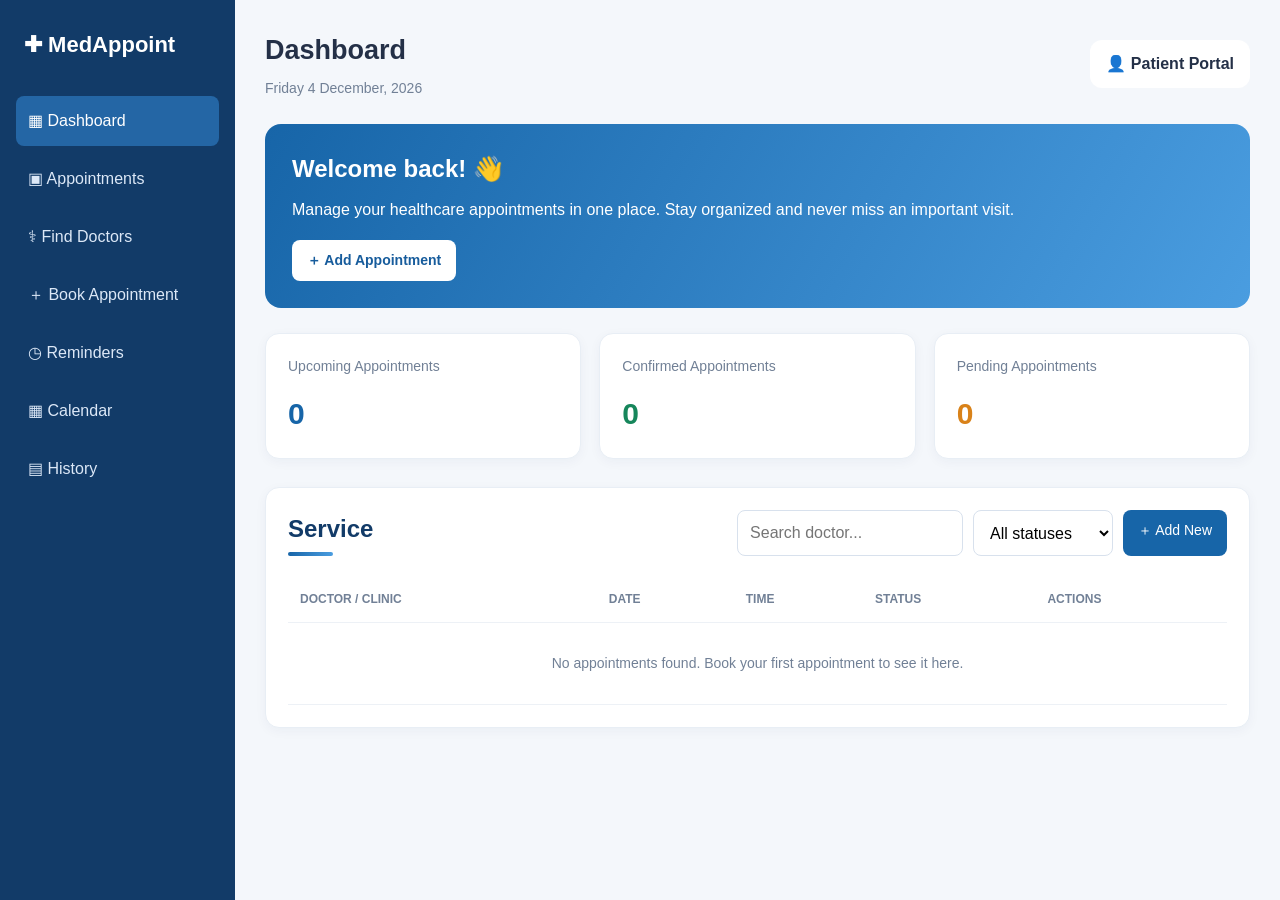
<file: index.html>
<!DOCTYPE html>
<html lang="en">
<head>
<meta charset="UTF-8">
<meta name="viewport" content="width=device-width, initial-scale=1.0">
<title>MedAppoint | Dashboard</title>
<link rel="stylesheet" href="style.css">
</head>
<body>
<div class="layout">
  <aside class="sidebar">
    <div class="logo">✚ MedAppoint</div>
    <nav>
      <a href="index.html" class="active">▦ Dashboard</a>
      <a href="appointment.html">▣ Appointments</a>
      <a href="doctors.html">⚕ Find Doctors</a>
      <a href="book-appointment.html">＋ Book Appointment</a>
      <a href="reminders.html">◷ Reminders</a><a href="calendar.html">▦ Calendar</a><a href="history.html">▤ History</a>
    </nav>
  </aside>

  <main id="dashboard">
    <header class="topbar">
      <div>
        <h1>Dashboard</h1>
        <p class="muted" id="today"></p>
      </div>
      <div class="profile">👤 Patient Portal</div>
    </header>

    <section class="welcome">
      <h2>Welcome back! 👋</h2>
      <p>Manage your healthcare appointments in one place. Stay organized and never miss an important visit.</p>
      <a class="button primary" href="book-appointment.html">＋ Add Appointment</a>
    </section>

    <section class="stats">
      <div class="stat-card"><p>Upcoming Appointments</p><h2 class="blue" id="upcomingCount">0</h2></div>
      <div class="stat-card"><p>Confirmed Appointments</p><h2 class="green" id="confirmedCount">0</h2></div>
      <div class="stat-card"><p>Pending Appointments</p><h2 class="orange" id="pendingCount">0</h2></div>
    </section>

    <section class="panel" id="appointments">
      <div class="panel-head">
        <h2>Service</h2>
        <div class="controls">
          <input type="search" id="search" placeholder="Search doctor..." oninput="renderDashboardAppointments()">
          <select id="statusFilter" onchange="renderDashboardAppointments()">
            <option value="all">All statuses</option>
            <option value="Confirmed">Confirmed</option>
            <option value="Pending">Pending</option>
            <option value="Cancelled">Cancelled</option>
          </select>
          <a class="button add-btn" href="book-appointment.html">＋ Add New</a>
        </div>
      </div>
      <div class="table-wrap">
        <table>
          <thead><tr><th>Doctor / Clinic</th><th>Date</th><th>Time</th><th>Status</th><th>Actions</th></tr></thead>
          <tbody id="appointmentRows"></tbody>
        </table>
      </div>
    </section>
  </main>
</div>
<script src="app.js"></script>
</body>
</html>
</file>
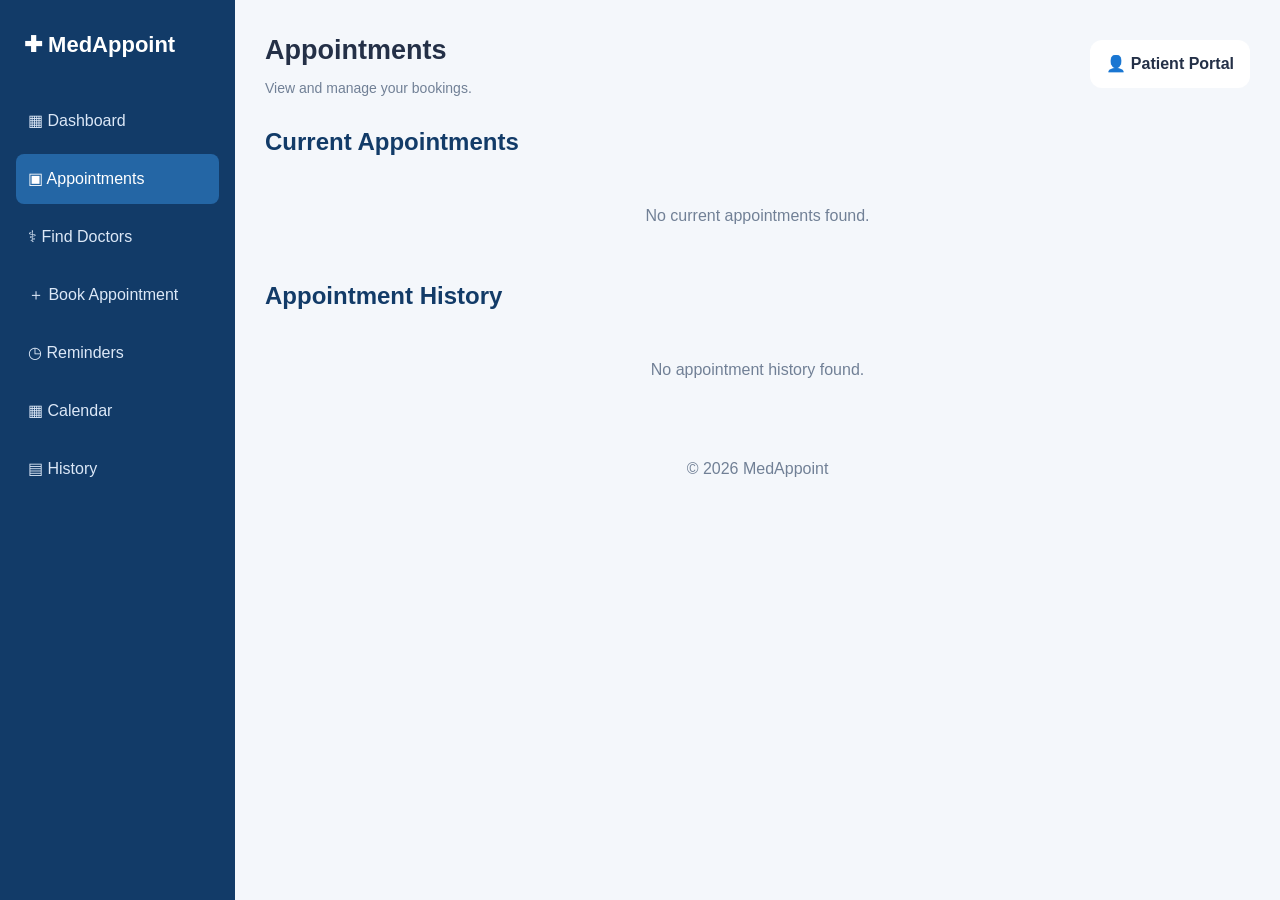
<file: appointment.html>
<!DOCTYPE html>
<html lang="en">
<head><meta charset="UTF-8"><meta name="viewport" content="width=device-width, initial-scale=1.0"><title>Appointments | MedAppoint</title><link rel="stylesheet" href="style.css"></head>
<body><div class="layout">
<aside class="sidebar"><div class="logo">✚ MedAppoint</div><nav>
<a href="index.html">▦ Dashboard</a><a class="active" href="appointment.html">▣ Appointments</a><a href="doctors.html">⚕ Find Doctors</a><a href="book-appointment.html">＋ Book Appointment</a><a href="reminders.html">◷ Reminders</a><a href="calendar.html">▦ Calendar</a><a href="history.html">▤ History</a>
</nav></aside>
<main>
<header class="topbar"><div><h1>Appointments</h1><p class="muted">View and manage your bookings.</p></div><div class="profile">👤 Patient Portal</div></header>
<section class="appointment-section"><h2>Current Appointments</h2><div id="currentList"></div></section>
<section class="appointment-section"><h2>Appointment History</h2><div id="historyList"></div></section>
<footer>© 2026 MedAppoint</footer>
</main></div><script src="app.js"></script></body></html>
</file>
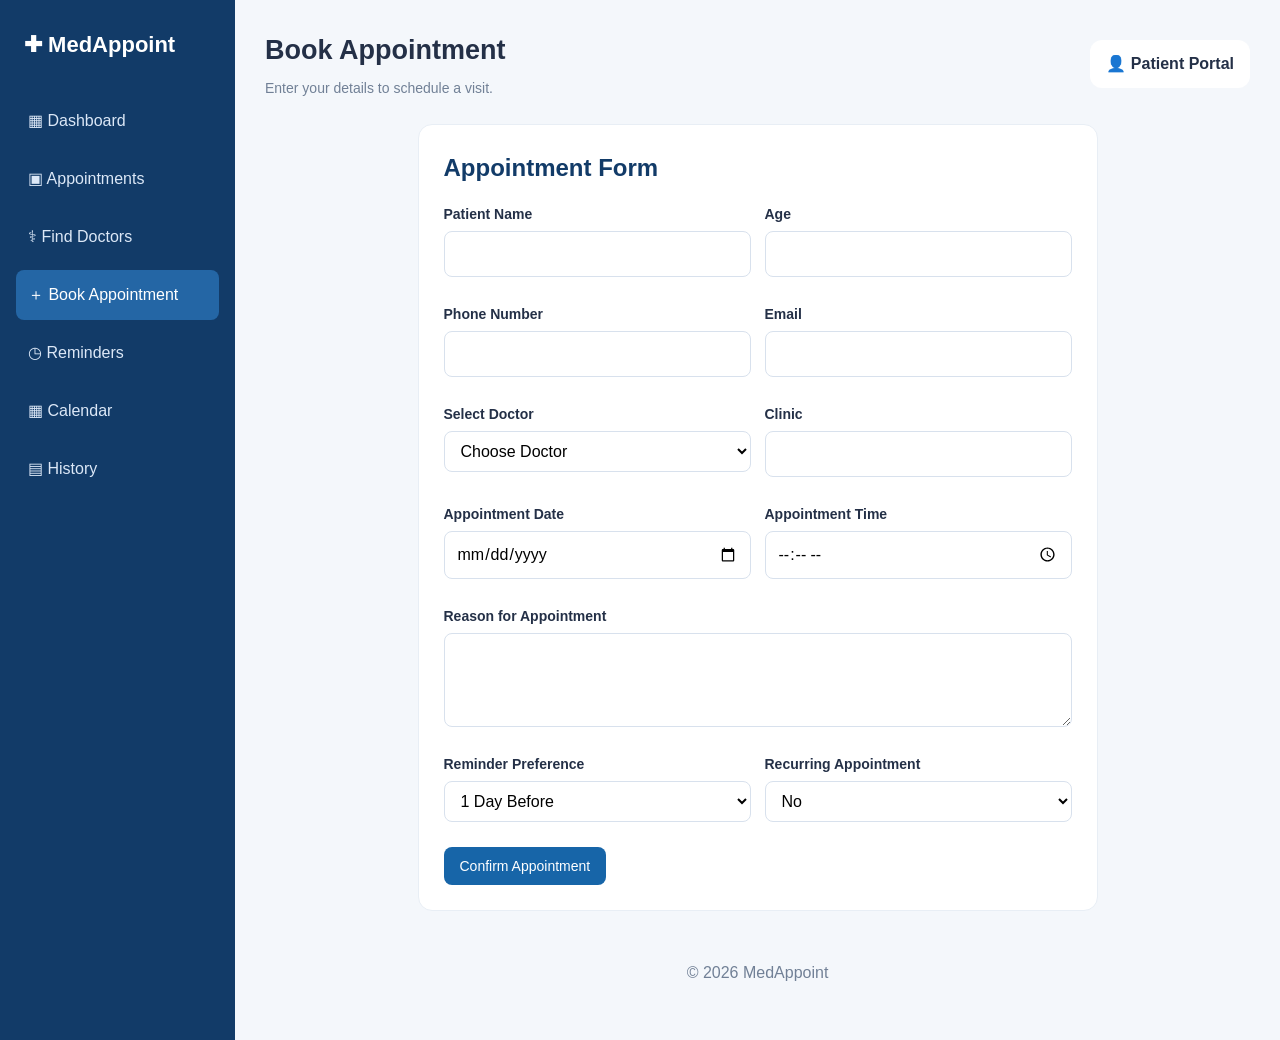
<file: book-appointment.html>
<!DOCTYPE html>
<html lang="en">
<head><meta charset="UTF-8"><meta name="viewport" content="width=device-width, initial-scale=1.0"><title>Book Appointment | MedAppoint</title><link rel="stylesheet" href="style.css"></head>
<body>
<div class="layout">
<aside class="sidebar"><div class="logo">✚ MedAppoint</div><nav>
<a href="index.html">▦ Dashboard</a><a href="appointment.html">▣ Appointments</a><a href="doctors.html">⚕ Find Doctors</a><a class="active" href="book-appointment.html">＋ Book Appointment</a><a href="reminders.html">◷ Reminders</a><a href="calendar.html">▦ Calendar</a><a href="history.html">▤ History</a>
</nav></aside>
<main>
<header class="topbar"><div><h1>Book Appointment</h1><p class="muted">Enter your details to schedule a visit.</p></div><div class="profile">👤 Patient Portal</div></header>
<section class="form-section">
<h2>Appointment Form</h2>
<form id="bookingForm">
<div class="form-grid">
<div class="form-group"><label for="patient">Patient Name</label><input type="text" id="patient" required></div>
<div class="form-group"><label for="age">Age</label><input type="number" id="age" min="1" max="120" required></div>
<div class="form-group"><label for="phone">Phone Number</label><input type="tel" id="phone" pattern="[0-9]{10}" maxlength="10" required></div>
<div class="form-group"><label for="email">Email</label><input type="email" id="email" required></div>
<div class="form-group"><label for="doctor">Select Doctor</label><select id="doctor" required><option value="">Choose Doctor</option><option>Dr. Priya Sharma</option><option>Dr. Rahul Mehta</option><option>Dr. Ananya Gupta</option><option>Dr. Arjun Kapoor</option><option>Dr. Neha Verma</option></select></div>
<div class="form-group"><label for="clinic">Clinic</label><input type="text" id="clinic" readonly required></div>
<div class="form-group"><label for="date">Appointment Date</label><input type="date" id="date" required></div>
<div class="form-group"><label for="time">Appointment Time</label><input type="time" id="time" required></div>
<div class="form-group full"><label for="reason">Reason for Appointment</label><textarea id="reason" rows="3" required></textarea></div>
<div class="form-group"><label for="reminder">Reminder Preference</label><select id="reminder"><option value="1 day before">1 Day Before</option><option value="2 hours before">2 Hours Before</option><option value="No reminder">No Reminder</option></select></div>
<div class="form-group"><label for="recurring">Recurring Appointment</label><select id="recurring"><option value="No">No</option><option value="Weekly">Weekly</option><option value="Monthly">Monthly</option></select></div>
</div>
<button class="submit-btn" type="submit">Confirm Appointment</button>
</form></section><footer>© 2026 MedAppoint</footer>
</main></div><script src="app.js"></script></body></html>
</file>
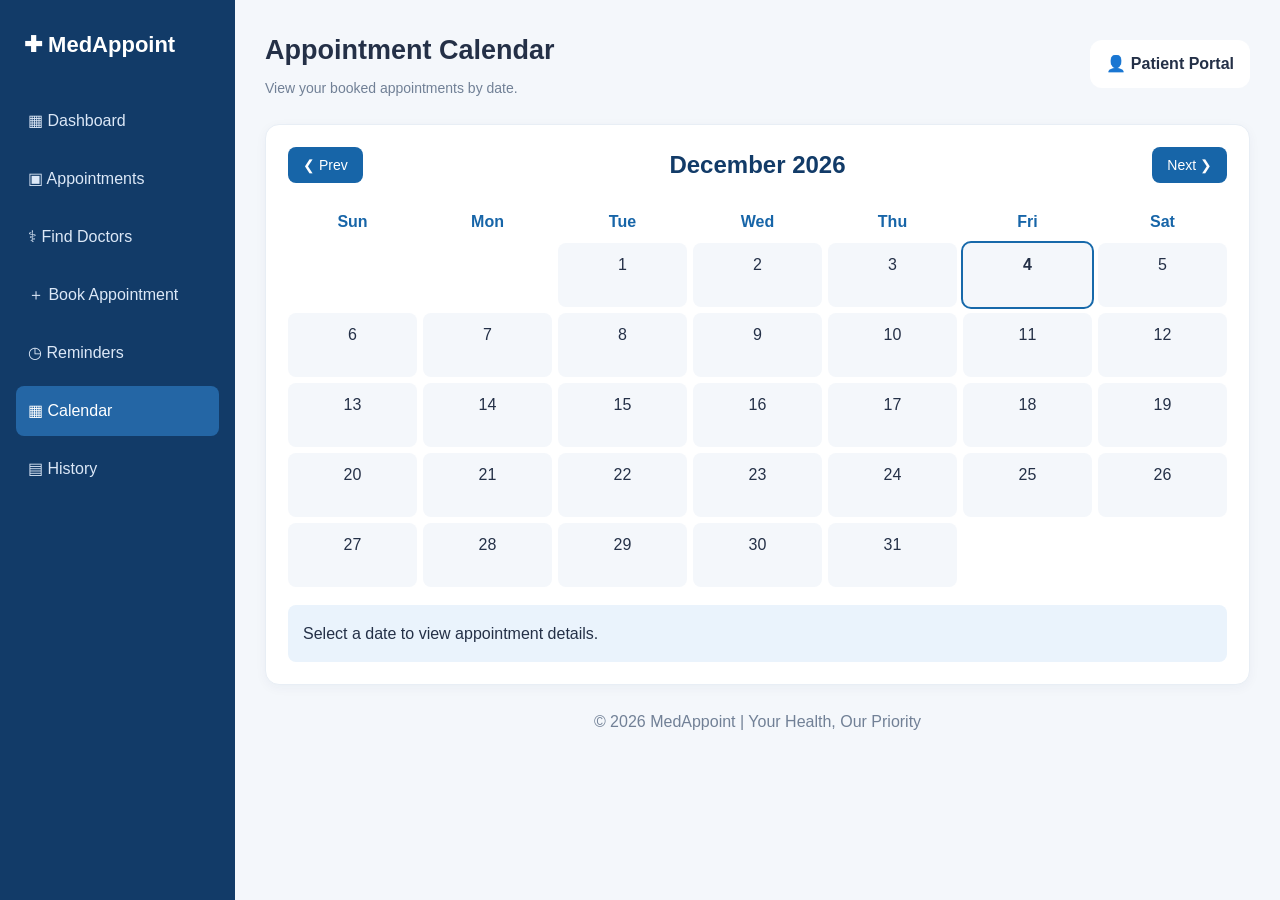
<file: calendar.html>
<!DOCTYPE html>
<html lang="en">
<head>
<meta charset="UTF-8">
<meta name="viewport" content="width=device-width, initial-scale=1.0">
<title>Appointment Calendar | MedAppoint</title>
<link rel="stylesheet" href="style.css">
<style>
.calendar-panel{background:#fff;border:1px solid #e8eef5;border-radius:14px;padding:22px;box-shadow:0 3px 12px #18395b0b}
.month-header{display:flex;justify-content:space-between;align-items:center;gap:12px;margin-bottom:18px}
.month-header h2{color:#123b68;text-align:center}
.month-header button{background:#1765a8;color:#fff}
.weekdays,.days{display:grid;grid-template-columns:repeat(7,minmax(0,1fr));gap:6px;text-align:center}
.weekdays div{font-weight:bold;color:#1765a8;padding:9px 0}
.days div{min-height:64px;padding:10px 2px;border-radius:8px;background:#f4f7fb;cursor:pointer}
.days div:hover{background:#dceeff}
.days .today{outline:2px solid #1769aa;font-weight:bold}
.days .has-appointment{background:#d9f5e5;color:#166534;font-weight:bold}
.days .selected{box-shadow:inset 0 0 0 2px #1769aa}
#details{margin-top:18px;padding:15px;background:#eaf3fc;border-radius:8px;line-height:1.7}
@media(max-width:550px){.calendar-panel{padding:10px}.days div{min-height:48px;padding:8px 0;font-size:13px}.weekdays,.days{gap:3px}.month-header h2{font-size:18px}}
</style>
</head>
<body><div class="layout">
<aside class="sidebar"><div class="logo">✚ MedAppoint</div><nav>
<a href="index.html">▦ Dashboard</a><a href="appointment.html">▣ Appointments</a><a href="doctors.html">⚕ Find Doctors</a><a href="book-appointment.html">＋ Book Appointment</a><a href="reminders.html">◷ Reminders</a><a class="active" href="calendar.html">▦ Calendar</a><a href="history.html">▤ History</a>
</nav></aside>
<main>
<header class="topbar"><div><h1>Appointment Calendar</h1><p class="muted">View your booked appointments by date.</p></div><div class="profile">👤 Patient Portal</div></header>
<section class="calendar-panel">
<div class="month-header"><button type="button" onclick="changeMonth(-1)">&#10094; Prev</button><h2 id="monthYear"></h2><button type="button" onclick="changeMonth(1)">Next &#10095;</button></div>
<div class="weekdays"><div>Sun</div><div>Mon</div><div>Tue</div><div>Wed</div><div>Thu</div><div>Fri</div><div>Sat</div></div>
<div class="days" id="calendarDays"></div>
<div id="details" aria-live="polite">Select a date to view appointment details.</div>
</section>
<footer>© 2026 MedAppoint | Your Health, Our Priority</footer>
</main></div>
<script src="app.js"></script><script src="calendar.js"></script></body></html>
</file>
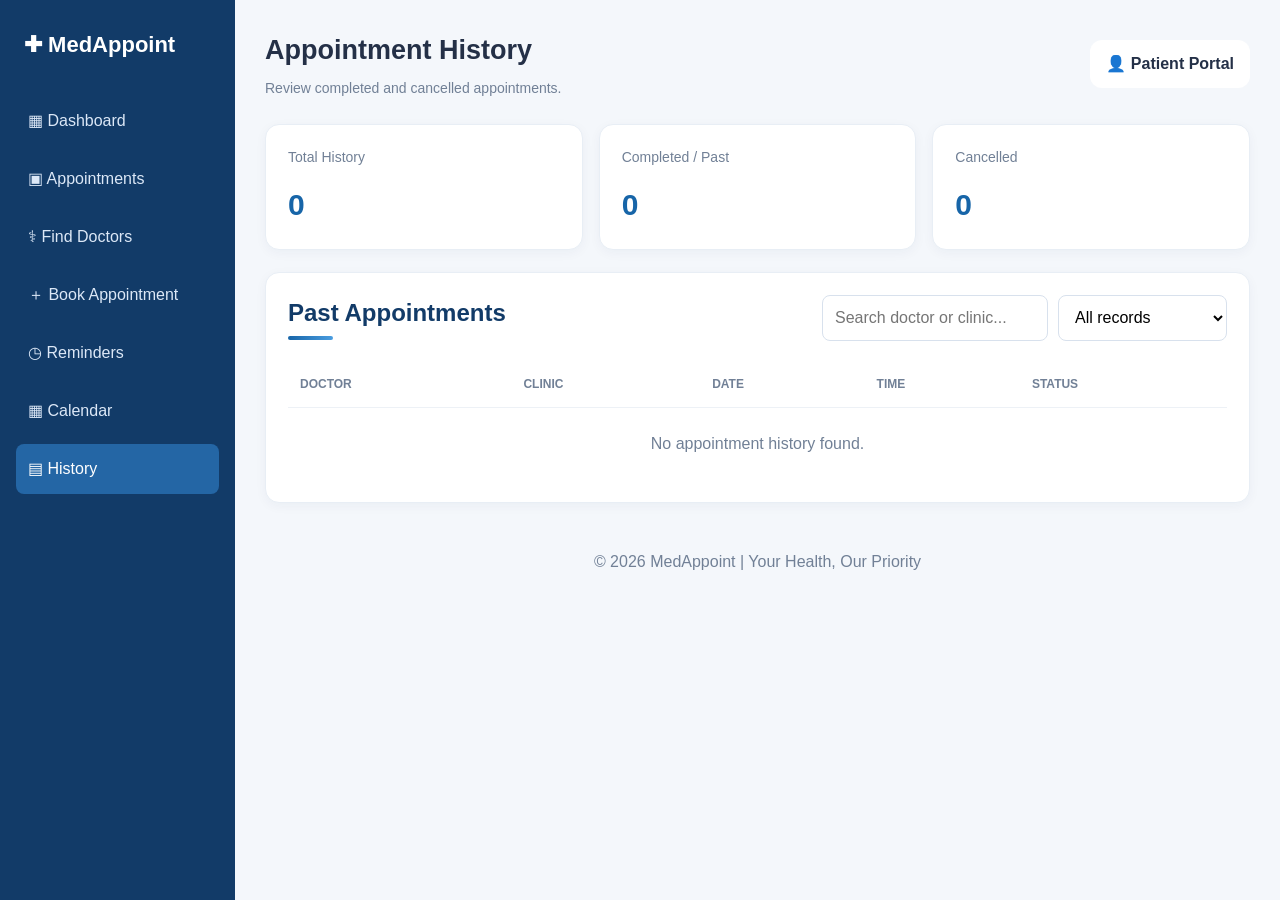
<file: history.html>
<!DOCTYPE html>
<html lang="en">
<head>
<meta charset="UTF-8">
<meta name="viewport" content="width=device-width, initial-scale=1.0">
<title>Appointment History | MedAppoint</title>
<link rel="stylesheet" href="style.css">
<style>
.history-summary{display:grid;grid-template-columns:repeat(3,minmax(0,1fr));gap:16px;margin-bottom:22px}
.history-summary .stat-card h2{color:#1765a8}
.history-empty{display:none;text-align:center;padding:24px;color:#718096}
@media(max-width:600px){.history-summary{grid-template-columns:1fr}}
</style>
</head>
<body><div class="layout">
<aside class="sidebar"><div class="logo">✚ MedAppoint</div><nav>
<a href="index.html">▦ Dashboard</a><a href="appointment.html">▣ Appointments</a><a href="doctors.html">⚕ Find Doctors</a><a href="book-appointment.html">＋ Book Appointment</a><a href="reminders.html">◷ Reminders</a><a href="calendar.html">▦ Calendar</a><a class="active" href="history.html">▤ History</a>
</nav></aside>
<main>
<header class="topbar"><div><h1>Appointment History</h1><p class="muted">Review completed and cancelled appointments.</p></div><div class="profile">👤 Patient Portal</div></header>
<section class="history-summary">
<div class="stat-card"><p>Total History</p><h2 id="totalCount">0</h2></div>
<div class="stat-card"><p>Completed / Past</p><h2 id="completedCount">0</h2></div>
<div class="stat-card"><p>Cancelled</p><h2 id="cancelledCount">0</h2></div>
</section>
<section class="panel">
<div class="panel-head"><h2>Past Appointments</h2><div class="controls">
<input type="search" id="search" placeholder="Search doctor or clinic..." aria-label="Search history">
<select id="statusFilter" aria-label="Filter by status"><option value="all">All records</option><option value="Completed">Completed / Past</option><option value="Cancelled">Cancelled</option></select>
</div></div>
<div class="table-wrap"><table><thead><tr><th>Doctor</th><th>Clinic</th><th>Date</th><th>Time</th><th>Status</th></tr></thead><tbody id="historyBody"></tbody></table></div>
<p class="history-empty" id="emptyMessage">No appointment history found.</p>
</section>
<footer>© 2026 MedAppoint | Your Health, Our Priority</footer>
</main></div>
<script src="app.js"></script><script src="history.js"></script></body></html>
</file>
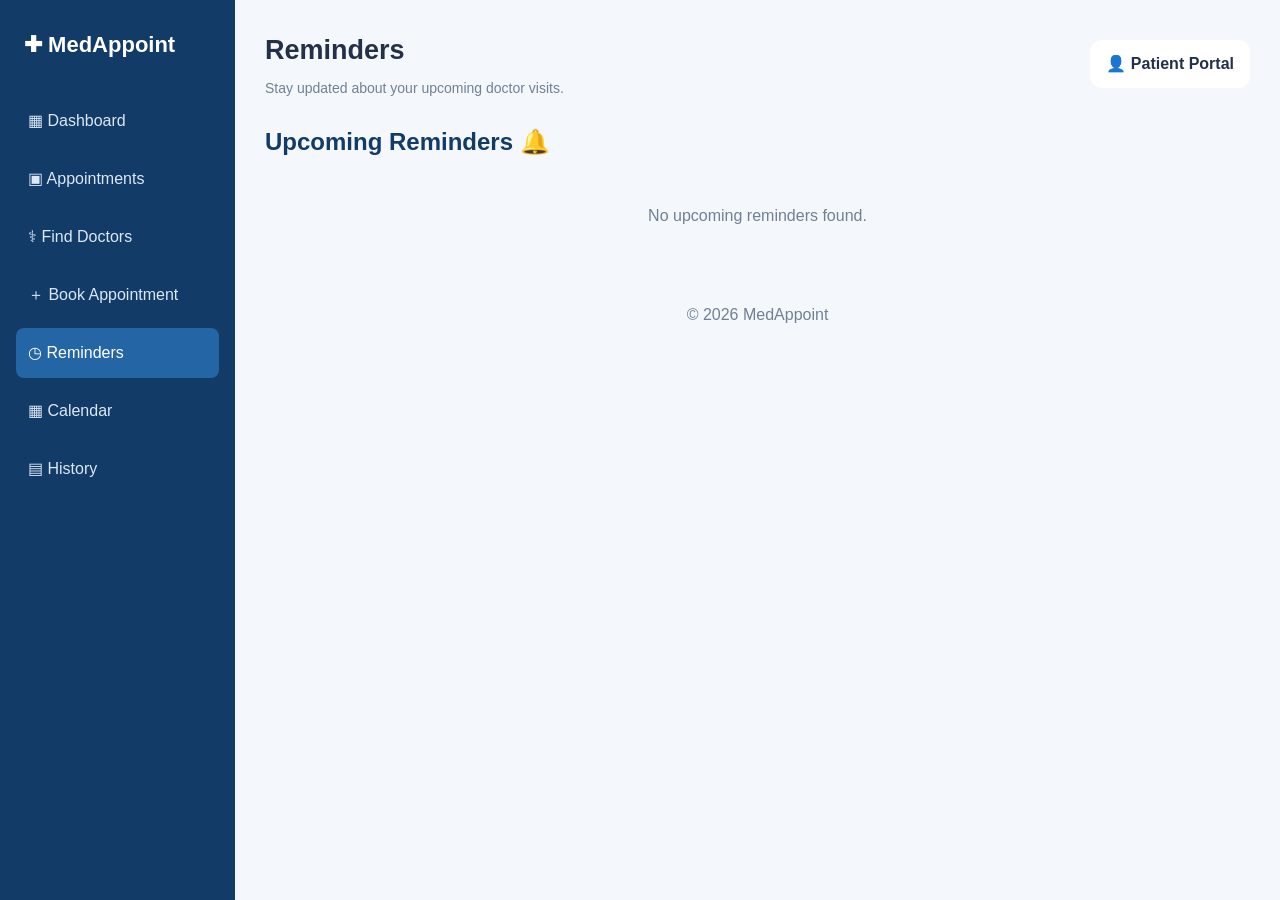
<file: reminders.html>
<!DOCTYPE html>
<html lang="en">
<head><meta charset="UTF-8"><meta name="viewport" content="width=device-width, initial-scale=1.0"><title>Reminders | MedAppoint</title><link rel="stylesheet" href="style.css"></head>
<body><div class="layout">
<aside class="sidebar"><div class="logo">✚ MedAppoint</div><nav>
<a href="index.html">▦ Dashboard</a><a href="appointment.html">▣ Appointments</a><a href="doctors.html">⚕ Find Doctors</a><a href="book-appointment.html">＋ Book Appointment</a><a class="active" href="reminders.html">◷ Reminders</a><a href="calendar.html">▦ Calendar</a><a href="history.html">▤ History</a>
</nav></aside>
<main>
<header class="topbar"><div><h1>Reminders</h1><p class="muted">Stay updated about your upcoming doctor visits.</p></div><div class="profile">👤 Patient Portal</div></header>
<section class="appointment-section"><h2>Upcoming Reminders 🔔</h2><div id="reminderList"></div></section>
<footer>© 2026 MedAppoint</footer>
</main></div><script src="app.js"></script></body></html>
</file>
<file: style.css>
*{margin:0;padding:0;box-sizing:border-box}
body{font-family:Arial,sans-serif;background:#f4f7fb;color:#243047;line-height:1.5}
a{color:inherit}
.layout{display:flex;min-height:100vh}
.sidebar{width:235px;background:#123b68;color:#fff;padding:28px 16px;flex-shrink:0}
.logo{font-size:22px;font-weight:bold;margin:0 0 35px 8px}
.sidebar nav{display:flex;flex-direction:column}
.sidebar a{display:block;padding:13px 12px;margin-bottom:8px;color:#dce8f7;text-decoration:none;border-radius:8px}
.sidebar a.active,.sidebar a:hover{background:#2466a5;color:#fff}
main{flex:1;padding:30px;min-width:0}
.topbar{display:flex;justify-content:space-between;align-items:center;gap:15px;margin-bottom:25px}
.topbar h1{font-size:27px;margin-bottom:7px}
.muted{color:#718096;font-size:14px}
.profile{background:#fff;padding:12px 16px;border-radius:12px;font-weight:bold}
.welcome{background:linear-gradient(120deg,#1765a8,#4a9de0);color:#fff;padding:27px;border-radius:16px;margin-bottom:25px}
.welcome h2{margin-bottom:10px}.welcome p{line-height:1.6;margin-bottom:18px}
.button,button{display:inline-block;border:0;padding:10px 15px;border-radius:8px;cursor:pointer;font-size:14px;text-decoration:none}
.primary{background:#fff;color:#175c9c;font-weight:bold}.add-btn{background:#1765a8;color:#fff}
.stats{display:grid;grid-template-columns:repeat(3,minmax(0,1fr));gap:18px;margin-bottom:28px}
.stat-card,.panel,.content-card{background:#fff;border-radius:14px;border:1px solid #e8eef5;box-shadow:0 3px 12px #18395b0b}
.stat-card{padding:22px}.stat-card p{color:#718096;font-size:14px;margin-bottom:14px}.stat-card h2{font-size:30px}
.blue{color:#1765a8}.green{color:#16865b}.orange{color:#d98219}
.panel,.content-card{padding:22px;margin-bottom:22px}
.panel-head{display:flex;justify-content:space-between;align-items:center;gap:12px;flex-wrap:wrap;margin-bottom:20px}
.panel-head h2{font-size:24px;font-weight:800;color:#123b68;position:relative;padding-bottom:9px}
.panel-head h2:after{content:"";display:block;width:45px;height:4px;background:linear-gradient(90deg,#1765a8,#4a9de0);border-radius:10px;position:absolute;bottom:0;left:0}
.controls{display:flex;gap:10px;flex-wrap:wrap}
input,select,textarea{padding:10px 12px;border:1px solid #d8e1ed;border-radius:8px;background:#fff;max-width:100%;font:inherit}
input,select{min-width:140px}
.table-wrap{overflow-x:auto}
table{width:100%;border-collapse:collapse;min-width:680px}
th,td{text-align:left;padding:14px 12px;border-bottom:1px solid #edf1f6;font-size:14px}
th{color:#718096;font-size:12px;text-transform:uppercase}
.doctor{font-weight:bold;margin-bottom:5px}
.status{display:inline-block;padding:6px 9px;border-radius:20px;font-size:12px;font-weight:bold}
.status.confirmed{background:#dff7eb;color:#13784c}.status.pending{background:#fff0d9;color:#a65c00}.status.cancelled{background:#ffe3e3;color:#b42323}.status.completed{background:#e5edff;color:#315a9b}
.action{background:#edf5ff;color:#1765a8;margin:2px}.cancel-btn{background:#fff0f0;color:#b42323;margin:2px}
.empty{text-align:center;padding:30px;color:#718096}
.page-header{text-align:center;margin:28px 0}.page-header h2{font-size:27px;color:#123b68}.page-header p{color:#718096}
.card-grid{display:grid;grid-template-columns:repeat(auto-fit,minmax(240px,1fr));gap:18px}
.doctor-card,.appointment-card,.reminder-card{background:#fff;border:1px solid #e8eef5;border-radius:14px;padding:20px;box-shadow:0 3px 12px #18395b0b}
.doctor-card img{width:82px;height:82px;border-radius:50%;object-fit:cover;margin-bottom:12px}
.doctor-card h3{color:#123b68;margin-bottom:4px}.speciality{color:#1765a8;font-weight:bold;margin-bottom:8px}.price{font-weight:bold;color:#16865b;margin:8px 0}
.book-btn,.submit-btn{display:inline-block;background:#1765a8;color:white;text-decoration:none;border:0;border-radius:8px;padding:11px 16px;margin-top:12px;cursor:pointer}
.form-section{max-width:680px;margin:25px auto;background:#fff;padding:25px;border:1px solid #e8eef5;border-radius:14px}
.form-section h2{color:#123b68;margin-bottom:18px}
.form-grid{display:grid;grid-template-columns:1fr 1fr;gap:14px}
.form-group{display:flex;flex-direction:column;gap:6px;margin-bottom:13px}
.form-group.full{grid-column:1/-1}.form-group label{font-weight:bold;font-size:14px}
.form-group input,.form-group select,.form-group textarea{width:100%}
.appointment-section{margin:20px 0}.appointment-section h2{color:#123b68;margin-bottom:14px}
.appointment-card,.reminder-card{margin-bottom:14px}.appointment-card p,.reminder-card p{margin:5px 0}
.cancel-button{background:#fff0f0;color:#b42323;margin-top:12px}
footer{text-align:center;color:#718096;padding:25px}
@media(max-width:900px){.sidebar{width:195px}main{padding:20px}.stats{gap:10px}.stat-card{padding:16px}}
@media(max-width:600px){.layout{display:block}.sidebar{width:100%;padding:14px}.logo{margin:0 0 12px}.sidebar nav{flex-direction:row;overflow-x:auto;gap:5px}.sidebar a{white-space:nowrap;margin:0;padding:10px}.sidebar nav::-webkit-scrollbar{display:none}main{padding:16px}.topbar h1{font-size:22px}.profile{display:none}.stats{grid-template-columns:1fr}.welcome{padding:21px}.panel,.content-card{padding:14px}.controls,.controls input,.controls select{width:100%}.form-grid{grid-template-columns:1fr}.form-group.full{grid-column:auto}.form-section{margin:16px;padding:18px}}
</file>
